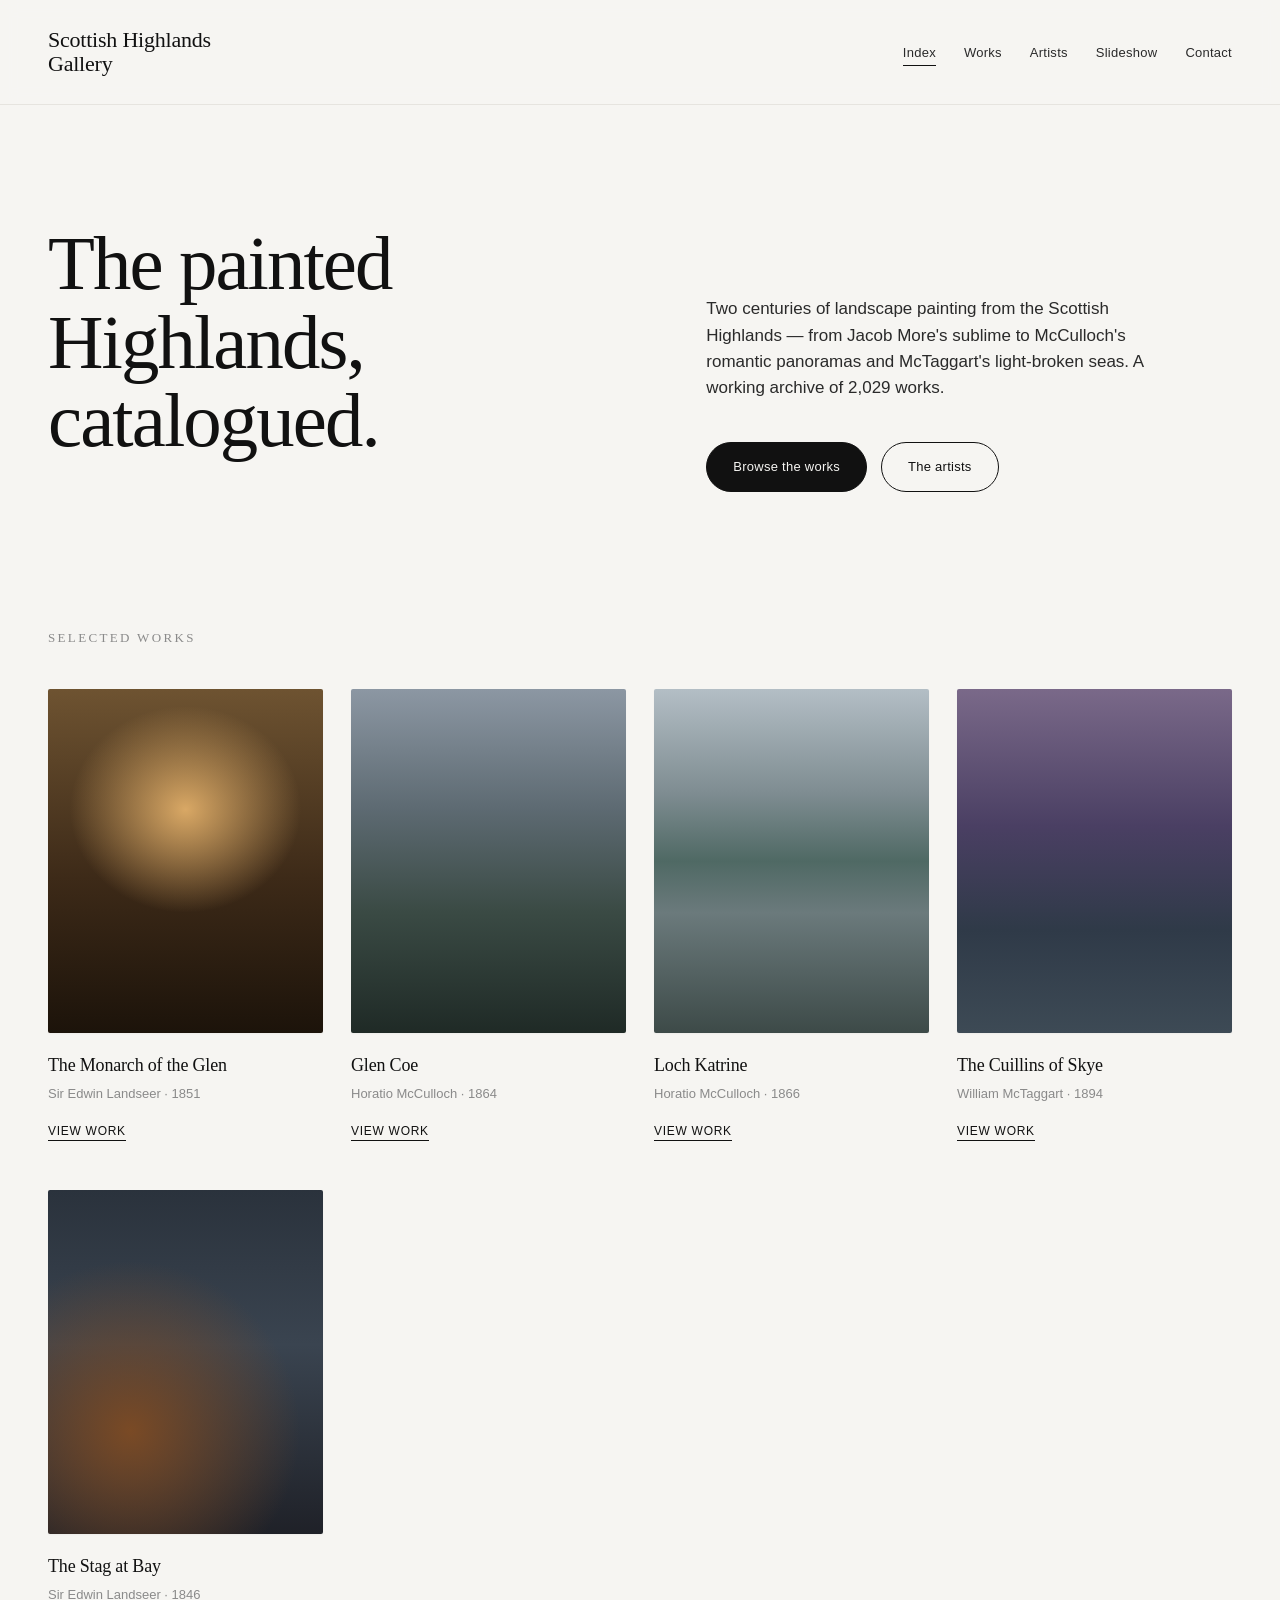
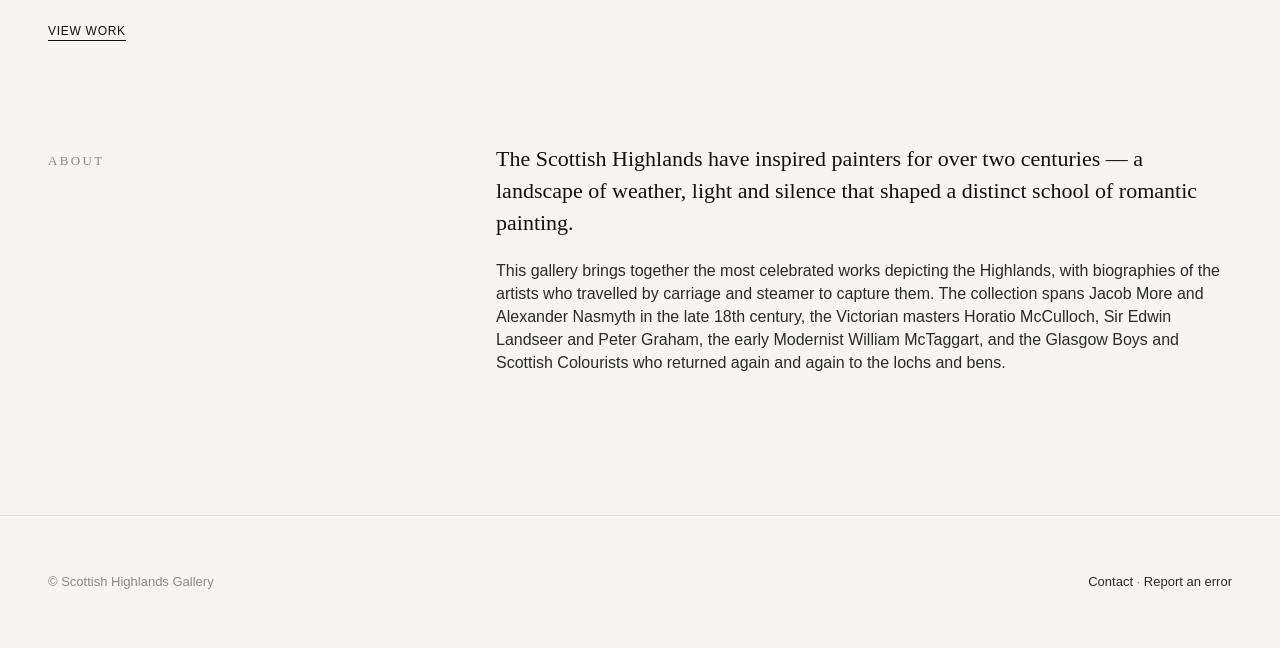
<file: gallery/index.html>
<!DOCTYPE html>
<html lang="en">
<head>
<meta charset="UTF-8">
<meta name="viewport" content="width=device-width, initial-scale=1.0">
<title>Scottish Highlands Gallery</title>
<link rel="stylesheet" href="css/style.css">
</head>
<body>
<header class="site-header">
  <div class="brand">
    <h1><a href="index.html">Scottish Highlands<br>Gallery</a></h1>
  </div>
  <nav class="main-nav">
    <ul>
      <li><a href="index.html" class="active">Index</a></li>
      <li><a href="the-complete-works.html">Works</a></li>
      <li><a href="biography.html">Artists</a></li>
      <li><a href="slideshow.html">Slideshow</a></li>
      <li><a href="contact.html">Contact</a></li>
    </ul>
  </nav>
</header>

<section class="hero">
  <div class="hero-inner">
    <div>
      <h2>The painted Highlands, catalogued.</h2>
    </div>
    <div>
      <p>Two centuries of landscape painting from the Scottish Highlands &mdash; from Jacob More's sublime to McCulloch's romantic panoramas and McTaggart's light-broken seas. A working archive of 2,029 works.</p>
      <div class="hero-actions">
        <a class="btn btn-primary" href="the-complete-works.html">Browse the works</a>
        <a class="btn btn-ghost" href="biography.html">The artists</a>
      </div>
    </div>
  </div>
</section>

<section class="featured">
  <h3 class="section-title">Selected works</h3>
  <div class="featured-grid">
    <article class="featured-card">
      <div class="painting painting-monarch"><span class="painting-label">Sir Edwin Landseer &middot; 1851</span></div>
      <h4>The Monarch of the Glen</h4>
      <p>Sir Edwin Landseer &middot; 1851</p>
      <a href="the-complete-works.html">View work</a>
    </article>
    <article class="featured-card">
      <div class="painting painting-glencoe"><span class="painting-label">Horatio McCulloch &middot; 1864</span></div>
      <h4>Glen Coe</h4>
      <p>Horatio McCulloch &middot; 1864</p>
      <a href="the-complete-works.html">View work</a>
    </article>
    <article class="featured-card">
      <div class="painting painting-loch-katrine"><span class="painting-label">Horatio McCulloch &middot; 1866</span></div>
      <h4>Loch Katrine</h4>
      <p>Horatio McCulloch &middot; 1866</p>
      <a href="the-complete-works.html">View work</a>
    </article>
    <article class="featured-card">
      <div class="painting painting-skye"><span class="painting-label">William McTaggart &middot; 1894</span></div>
      <h4>The Cuillins of Skye</h4>
      <p>William McTaggart &middot; 1894</p>
      <a href="the-complete-works.html">View work</a>
    </article>
    <article class="featured-card">
      <div class="painting painting-stag-bay"><span class="painting-label">Sir Edwin Landseer &middot; 1846</span></div>
      <h4>The Stag at Bay</h4>
      <p>Sir Edwin Landseer &middot; 1846</p>
      <a href="the-complete-works.html">View work</a>
    </article>
  </div>
</section>

<section class="intro">
  <h3 class="section-title">About</h3>
  <div class="intro-body">
    <p>The Scottish Highlands have inspired painters for over two centuries &mdash; a landscape of weather, light and silence that shaped a distinct school of romantic painting.</p>
    <p>This gallery brings together the most celebrated works depicting the Highlands, with biographies of the artists who travelled by carriage and steamer to capture them. The collection spans Jacob More and Alexander Nasmyth in the late 18th century, the Victorian masters Horatio McCulloch, Sir Edwin Landseer and Peter Graham, the early Modernist William McTaggart, and the Glasgow Boys and Scottish Colourists who returned again and again to the lochs and bens.</p>
  </div>
</section>

<footer class="site-footer">
  <p>&copy; Scottish Highlands Gallery</p>
  <p><a href="contact.html">Contact</a> &middot; <a href="contact.html">Report an error</a></p>
</footer>
</body>
</html>
</file>
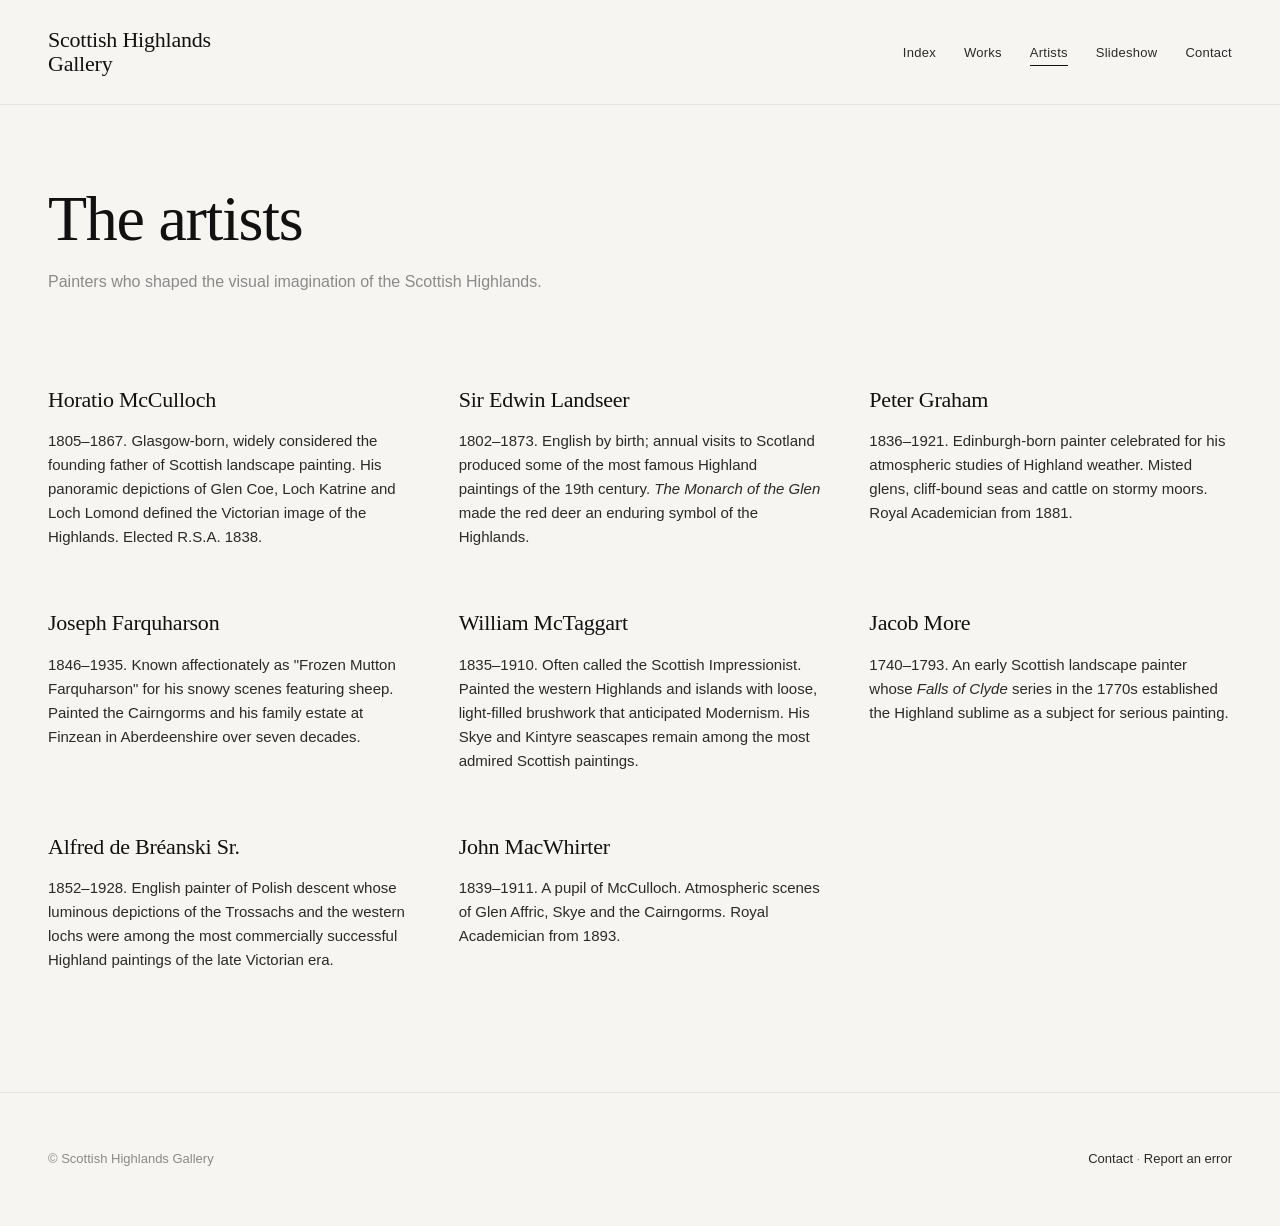
<file: gallery/biography.html>
<!DOCTYPE html>
<html lang="en">
<head>
<meta charset="UTF-8">
<meta name="viewport" content="width=device-width, initial-scale=1.0">
<title>Artists &mdash; Scottish Highlands Gallery</title>
<link rel="stylesheet" href="css/style.css">
</head>
<body>
<header class="site-header">
  <div class="brand">
    <h1><a href="index.html">Scottish Highlands<br>Gallery</a></h1>
  </div>
  <nav class="main-nav">
    <ul>
      <li><a href="index.html">Index</a></li>
      <li><a href="the-complete-works.html">Works</a></li>
      <li><a href="biography.html" class="active">Artists</a></li>
      <li><a href="slideshow.html">Slideshow</a></li>
      <li><a href="contact.html">Contact</a></li>
    </ul>
  </nav>
</header>

<section class="works-header">
  <h2>The artists</h2>
  <p>Painters who shaped the visual imagination of the Scottish Highlands.</p>
</section>

<section class="bio-list">
  <article class="bio">
    <h3>Horatio McCulloch</h3>
    <p>1805&ndash;1867. Glasgow-born, widely considered the founding father of Scottish landscape painting. His panoramic depictions of Glen Coe, Loch Katrine and Loch Lomond defined the Victorian image of the Highlands. Elected R.S.A. 1838.</p>
  </article>
  <article class="bio">
    <h3>Sir Edwin Landseer</h3>
    <p>1802&ndash;1873. English by birth; annual visits to Scotland produced some of the most famous Highland paintings of the 19th century. <em>The Monarch of the Glen</em> made the red deer an enduring symbol of the Highlands.</p>
  </article>
  <article class="bio">
    <h3>Peter Graham</h3>
    <p>1836&ndash;1921. Edinburgh-born painter celebrated for his atmospheric studies of Highland weather. Misted glens, cliff-bound seas and cattle on stormy moors. Royal Academician from 1881.</p>
  </article>
  <article class="bio">
    <h3>Joseph Farquharson</h3>
    <p>1846&ndash;1935. Known affectionately as "Frozen Mutton Farquharson" for his snowy scenes featuring sheep. Painted the Cairngorms and his family estate at Finzean in Aberdeenshire over seven decades.</p>
  </article>
  <article class="bio">
    <h3>William McTaggart</h3>
    <p>1835&ndash;1910. Often called the Scottish Impressionist. Painted the western Highlands and islands with loose, light-filled brushwork that anticipated Modernism. His Skye and Kintyre seascapes remain among the most admired Scottish paintings.</p>
  </article>
  <article class="bio">
    <h3>Jacob More</h3>
    <p>1740&ndash;1793. An early Scottish landscape painter whose <em>Falls of Clyde</em> series in the 1770s established the Highland sublime as a subject for serious painting.</p>
  </article>
  <article class="bio">
    <h3>Alfred de Br&eacute;anski Sr.</h3>
    <p>1852&ndash;1928. English painter of Polish descent whose luminous depictions of the Trossachs and the western lochs were among the most commercially successful Highland paintings of the late Victorian era.</p>
  </article>
  <article class="bio">
    <h3>John MacWhirter</h3>
    <p>1839&ndash;1911. A pupil of McCulloch. Atmospheric scenes of Glen Affric, Skye and the Cairngorms. Royal Academician from 1893.</p>
  </article>
</section>

<footer class="site-footer">
  <p>&copy; Scottish Highlands Gallery</p>
  <p><a href="contact.html">Contact</a> &middot; <a href="contact.html">Report an error</a></p>
</footer>
</body>
</html>
</file>
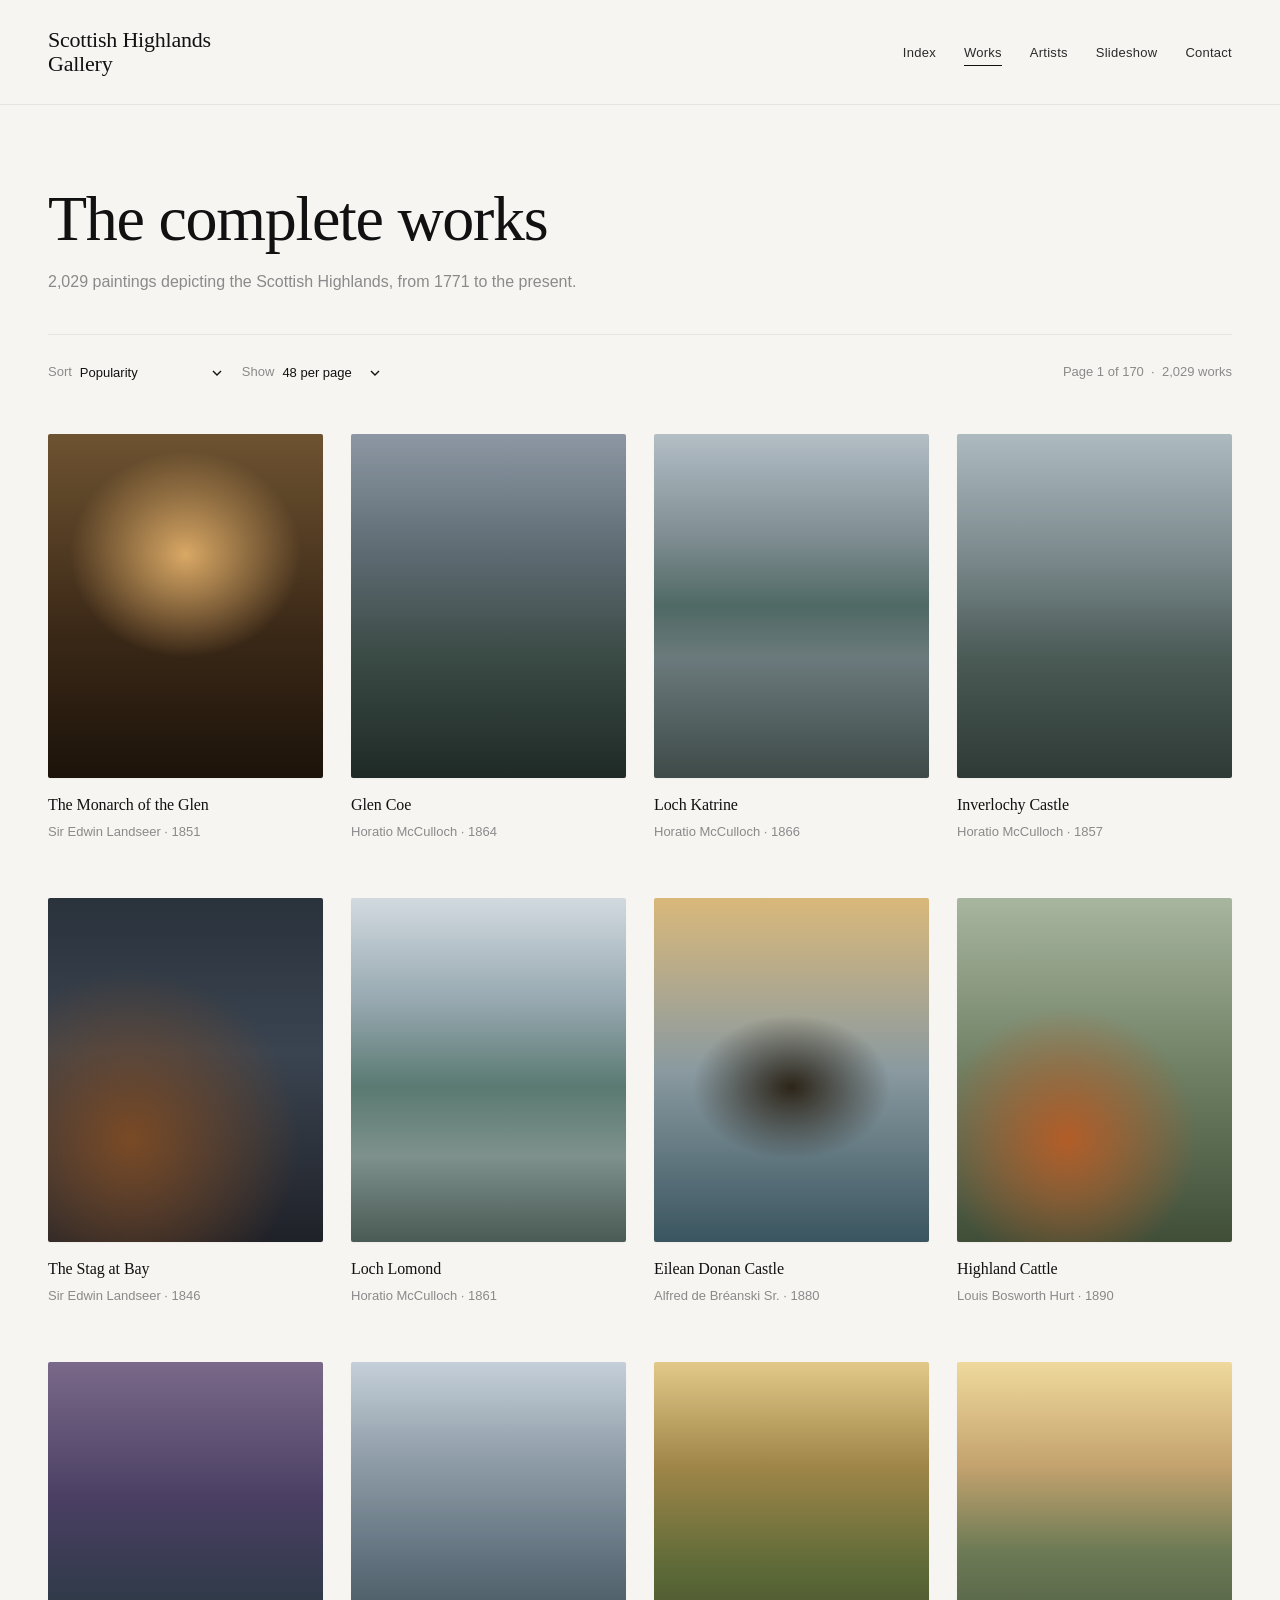
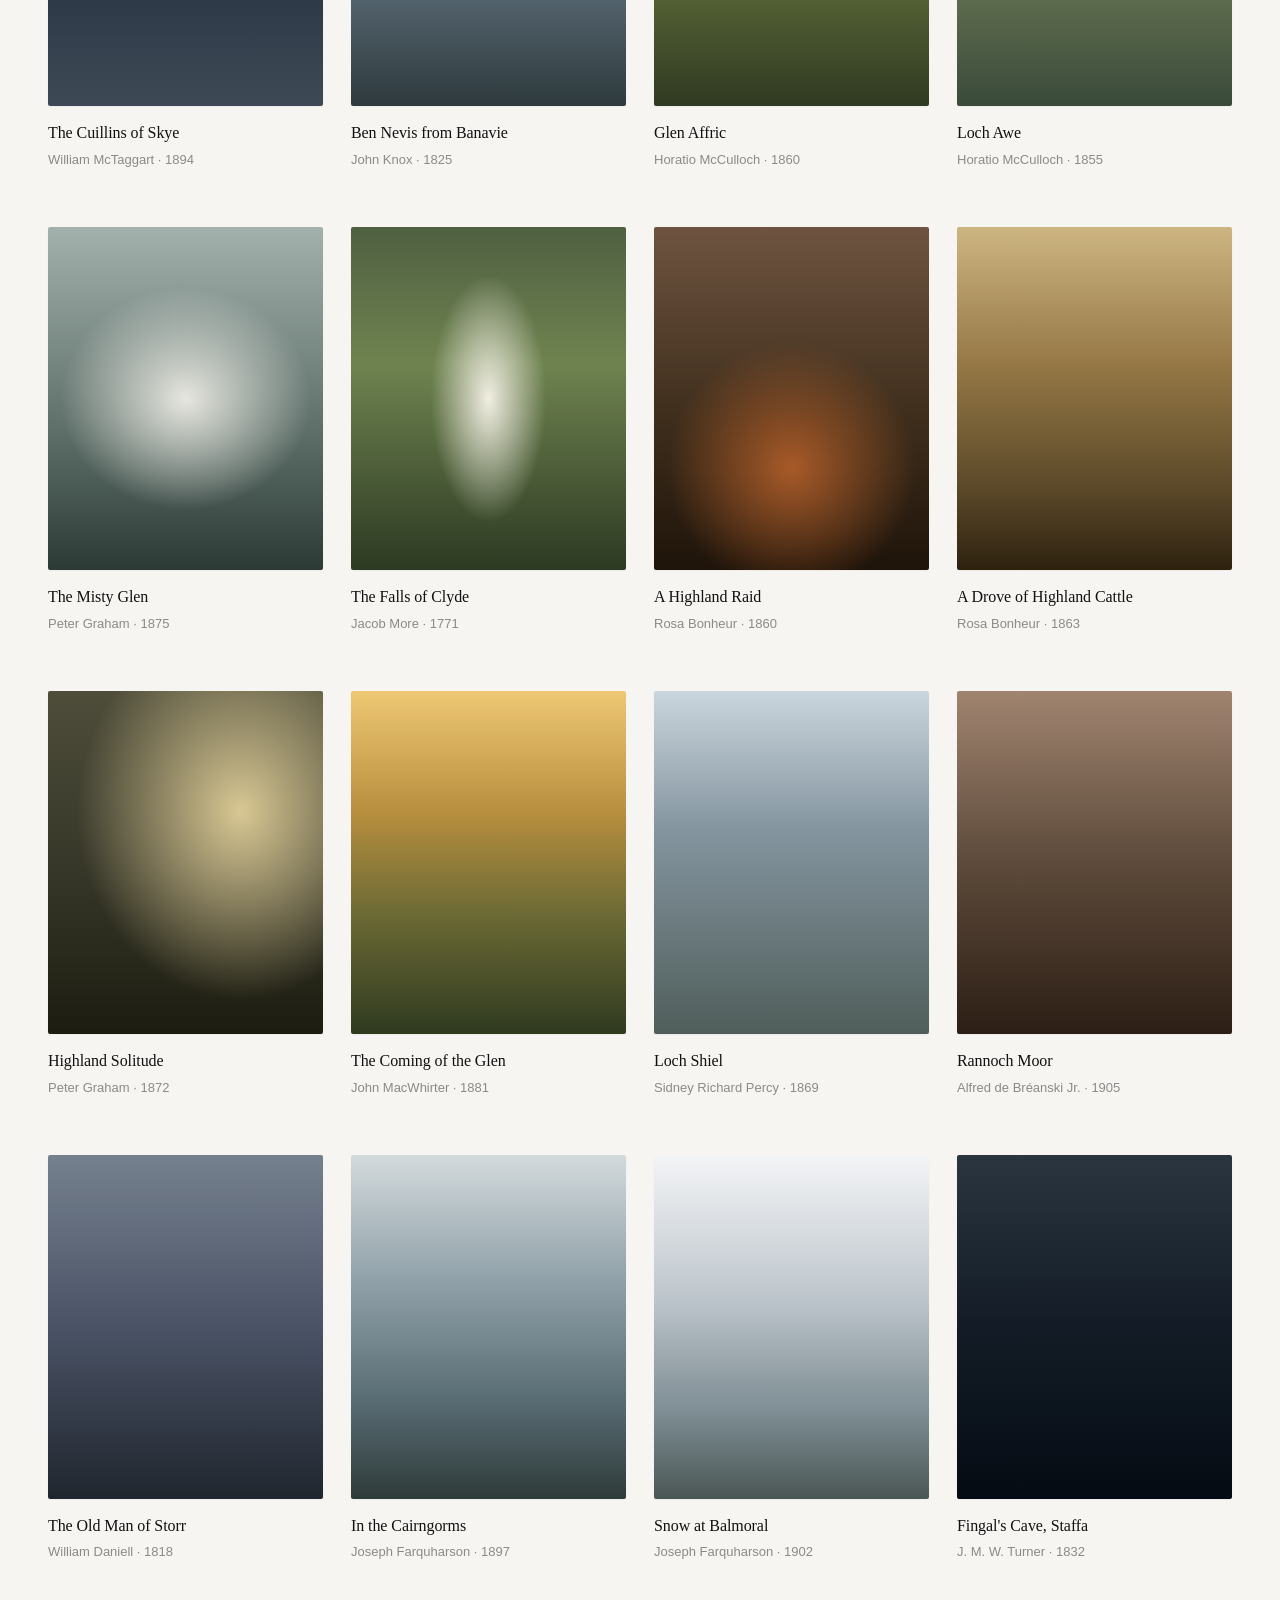
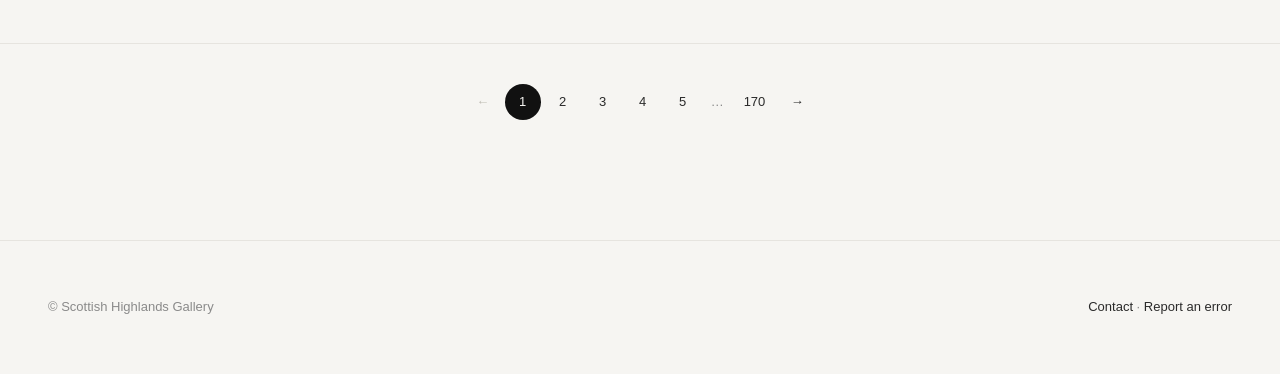
<file: gallery/the-complete-works.html>
<!DOCTYPE html>
<html lang="en">
<head>
<meta charset="UTF-8">
<meta name="viewport" content="width=device-width, initial-scale=1.0">
<title>The Complete Works &mdash; Scottish Highlands Gallery</title>
<link rel="stylesheet" href="css/style.css">
</head>
<body>
<header class="site-header">
  <div class="brand">
    <h1><a href="index.html">Scottish Highlands<br>Gallery</a></h1>
  </div>
  <nav class="main-nav">
    <ul>
      <li><a href="index.html">Index</a></li>
      <li><a href="the-complete-works.html" class="active">Works</a></li>
      <li><a href="biography.html">Artists</a></li>
      <li><a href="slideshow.html">Slideshow</a></li>
      <li><a href="contact.html">Contact</a></li>
    </ul>
  </nav>
</header>

<section class="works-header">
  <h2>The complete works</h2>
  <p>2,029 paintings depicting the Scottish Highlands, from 1771 to the present.</p>
  <div class="works-controls">
    <div class="control">
      <label for="sort">Sort</label>
      <select id="sort">
        <option>Popularity</option>
        <option>Alphabetical</option>
        <option>Date &mdash; oldest first</option>
        <option>Date &mdash; newest first</option>
        <option>Artist</option>
      </select>
    </div>
    <div class="control">
      <label for="per-page">Show</label>
      <select id="per-page">
        <option>12 per page</option>
        <option>24 per page</option>
        <option selected>48 per page</option>
        <option>96 per page</option>
      </select>
    </div>
    <div class="control page-info">
      Page 1 of 170 &nbsp;&middot;&nbsp; 2,029 works
    </div>
  </div>
</section>

<section class="works-grid">
  <article class="work">
    <div class="painting painting-monarch"><span class="painting-label">Sir Edwin Landseer &middot; 1851</span></div>
    <a href="#" class="work-title">The Monarch of the Glen</a>
    <p class="work-meta">Sir Edwin Landseer &middot; 1851</p>
  </article>
  <article class="work">
    <div class="painting painting-glencoe"><span class="painting-label">Horatio McCulloch &middot; 1864</span></div>
    <a href="#" class="work-title">Glen Coe</a>
    <p class="work-meta">Horatio McCulloch &middot; 1864</p>
  </article>
  <article class="work">
    <div class="painting painting-loch-katrine"><span class="painting-label">Horatio McCulloch &middot; 1866</span></div>
    <a href="#" class="work-title">Loch Katrine</a>
    <p class="work-meta">Horatio McCulloch &middot; 1866</p>
  </article>
  <article class="work">
    <div class="painting painting-inverlochy"><span class="painting-label">Horatio McCulloch &middot; 1857</span></div>
    <a href="#" class="work-title">Inverlochy Castle</a>
    <p class="work-meta">Horatio McCulloch &middot; 1857</p>
  </article>
  <article class="work">
    <div class="painting painting-stag-bay"><span class="painting-label">Sir Edwin Landseer &middot; 1846</span></div>
    <a href="#" class="work-title">The Stag at Bay</a>
    <p class="work-meta">Sir Edwin Landseer &middot; 1846</p>
  </article>
  <article class="work">
    <div class="painting painting-loch-lomond"><span class="painting-label">Horatio McCulloch &middot; 1861</span></div>
    <a href="#" class="work-title">Loch Lomond</a>
    <p class="work-meta">Horatio McCulloch &middot; 1861</p>
  </article>
  <article class="work">
    <div class="painting painting-eilean-donan"><span class="painting-label">Alfred de Br&eacute;anski Sr. &middot; 1880</span></div>
    <a href="#" class="work-title">Eilean Donan Castle</a>
    <p class="work-meta">Alfred de Br&eacute;anski Sr. &middot; 1880</p>
  </article>
  <article class="work">
    <div class="painting painting-highland-cattle"><span class="painting-label">Louis Bosworth Hurt &middot; 1890</span></div>
    <a href="#" class="work-title">Highland Cattle</a>
    <p class="work-meta">Louis Bosworth Hurt &middot; 1890</p>
  </article>
  <article class="work">
    <div class="painting painting-skye"><span class="painting-label">William McTaggart &middot; 1894</span></div>
    <a href="#" class="work-title">The Cuillins of Skye</a>
    <p class="work-meta">William McTaggart &middot; 1894</p>
  </article>
  <article class="work">
    <div class="painting painting-ben-nevis"><span class="painting-label">John Knox &middot; 1825</span></div>
    <a href="#" class="work-title">Ben Nevis from Banavie</a>
    <p class="work-meta">John Knox &middot; 1825</p>
  </article>
  <article class="work">
    <div class="painting painting-glen-affric"><span class="painting-label">Horatio McCulloch &middot; 1860</span></div>
    <a href="#" class="work-title">Glen Affric</a>
    <p class="work-meta">Horatio McCulloch &middot; 1860</p>
  </article>
  <article class="work">
    <div class="painting painting-loch-awe"><span class="painting-label">Horatio McCulloch &middot; 1855</span></div>
    <a href="#" class="work-title">Loch Awe</a>
    <p class="work-meta">Horatio McCulloch &middot; 1855</p>
  </article>
  <article class="work">
    <div class="painting painting-misty-glen"><span class="painting-label">Peter Graham &middot; 1875</span></div>
    <a href="#" class="work-title">The Misty Glen</a>
    <p class="work-meta">Peter Graham &middot; 1875</p>
  </article>
  <article class="work">
    <div class="painting painting-falls-clyde"><span class="painting-label">Jacob More &middot; 1771</span></div>
    <a href="#" class="work-title">The Falls of Clyde</a>
    <p class="work-meta">Jacob More &middot; 1771</p>
  </article>
  <article class="work">
    <div class="painting painting-highland-raid"><span class="painting-label">Rosa Bonheur &middot; 1860</span></div>
    <a href="#" class="work-title">A Highland Raid</a>
    <p class="work-meta">Rosa Bonheur &middot; 1860</p>
  </article>
  <article class="work">
    <div class="painting painting-drove-cattle"><span class="painting-label">Rosa Bonheur &middot; 1863</span></div>
    <a href="#" class="work-title">A Drove of Highland Cattle</a>
    <p class="work-meta">Rosa Bonheur &middot; 1863</p>
  </article>
  <article class="work">
    <div class="painting painting-solitude"><span class="painting-label">Peter Graham &middot; 1872</span></div>
    <a href="#" class="work-title">Highland Solitude</a>
    <p class="work-meta">Peter Graham &middot; 1872</p>
  </article>
  <article class="work">
    <div class="painting painting-coming-glen"><span class="painting-label">John MacWhirter &middot; 1881</span></div>
    <a href="#" class="work-title">The Coming of the Glen</a>
    <p class="work-meta">John MacWhirter &middot; 1881</p>
  </article>
  <article class="work">
    <div class="painting painting-loch-shiel"><span class="painting-label">Sidney Richard Percy &middot; 1869</span></div>
    <a href="#" class="work-title">Loch Shiel</a>
    <p class="work-meta">Sidney Richard Percy &middot; 1869</p>
  </article>
  <article class="work">
    <div class="painting painting-rannoch"><span class="painting-label">Alfred de Br&eacute;anski Jr. &middot; 1905</span></div>
    <a href="#" class="work-title">Rannoch Moor</a>
    <p class="work-meta">Alfred de Br&eacute;anski Jr. &middot; 1905</p>
  </article>
  <article class="work">
    <div class="painting painting-storr"><span class="painting-label">William Daniell &middot; 1818</span></div>
    <a href="#" class="work-title">The Old Man of Storr</a>
    <p class="work-meta">William Daniell &middot; 1818</p>
  </article>
  <article class="work">
    <div class="painting painting-cairngorms"><span class="painting-label">Joseph Farquharson &middot; 1897</span></div>
    <a href="#" class="work-title">In the Cairngorms</a>
    <p class="work-meta">Joseph Farquharson &middot; 1897</p>
  </article>
  <article class="work">
    <div class="painting painting-snow-balmoral"><span class="painting-label">Joseph Farquharson &middot; 1902</span></div>
    <a href="#" class="work-title">Snow at Balmoral</a>
    <p class="work-meta">Joseph Farquharson &middot; 1902</p>
  </article>
  <article class="work">
    <div class="painting painting-fingal"><span class="painting-label">J. M. W. Turner &middot; 1832</span></div>
    <a href="#" class="work-title">Fingal's Cave, Staffa</a>
    <p class="work-meta">J. M. W. Turner &middot; 1832</p>
  </article>
</section>

<nav class="pagination">
  <a href="#" class="page-link disabled">&larr;</a>
  <a href="#" class="page-link current">1</a>
  <a href="#" class="page-link">2</a>
  <a href="#" class="page-link">3</a>
  <a href="#" class="page-link">4</a>
  <a href="#" class="page-link">5</a>
  <span class="ellipsis">&hellip;</span>
  <a href="#" class="page-link">170</a>
  <a href="#" class="page-link">&rarr;</a>
</nav>

<footer class="site-footer">
  <p>&copy; Scottish Highlands Gallery</p>
  <p><a href="contact.html">Contact</a> &middot; <a href="contact.html">Report an error</a></p>
</footer>
</body>
</html>
</file>
<file: gallery/css/style.css>
:root {
  --bg: #f6f5f2;
  --paper: #ffffff;
  --ink: #111111;
  --ink-soft: #2a2a2a;
  --muted: #8a8a8a;
  --rule: #e6e4df;
  --accent: #111111;
  --hover: #4a6a4f;
  --display: 'Inter', 'Helvetica Neue', Helvetica, Arial, sans-serif;
  --body: 'Inter', 'Helvetica Neue', Helvetica, Arial, sans-serif;
}

@import url('https://fonts.googleapis.com/css2?family=Inter:wght@300;400;500;600;700&family=Fraunces:opsz,wght@9..144,300;9..144,400;9..144,500&display=swap');

* { box-sizing: border-box; }

html, body {
  margin: 0;
  padding: 0;
  background: var(--bg);
  color: var(--ink);
  font-family: 'Inter', 'Helvetica Neue', Helvetica, Arial, sans-serif;
  font-weight: 400;
  line-height: 1.6;
  -webkit-font-smoothing: antialiased;
  -moz-osx-font-smoothing: grayscale;
}

a {
  color: var(--ink);
  text-decoration: none;
  transition: color 0.2s ease, opacity 0.2s ease;
}
a:hover { color: var(--hover); }

img { max-width: 100%; display: block; }

/* Header */
.site-header {
  background: var(--bg);
  padding: 28px 48px;
  display: flex;
  align-items: center;
  justify-content: space-between;
  gap: 32px;
  border-bottom: 1px solid var(--rule);
  position: sticky;
  top: 0;
  z-index: 50;
  backdrop-filter: blur(8px);
  background: rgba(246, 245, 242, 0.85);
}

.brand h1 {
  margin: 0;
  font-family: 'Fraunces', Georgia, serif;
  font-weight: 400;
  font-size: 22px;
  letter-spacing: -0.01em;
  line-height: 1.1;
}

.brand h1 a { color: var(--ink); }

.brand .tagline {
  display: none;
}

.main-nav ul {
  list-style: none;
  margin: 0;
  padding: 0;
  display: flex;
  gap: 28px;
  flex-wrap: wrap;
}

.main-nav a {
  font-size: 13px;
  font-weight: 500;
  letter-spacing: 0.02em;
  color: var(--ink-soft);
  position: relative;
}

.main-nav a:hover { color: var(--ink); }

.main-nav a.active::after {
  content: "";
  position: absolute;
  left: 0; right: 0; bottom: -6px;
  height: 1px;
  background: var(--ink);
}

/* Hero */
.hero {
  padding: 120px 48px 96px 48px;
  background: var(--bg);
  position: relative;
}

.hero-inner {
  max-width: 1280px;
  margin: 0 auto;
  display: grid;
  grid-template-columns: 1.1fr 1fr;
  gap: 80px;
  align-items: end;
}

.hero h2 {
  font-family: 'Fraunces', Georgia, serif;
  font-weight: 300;
  font-size: clamp(40px, 6vw, 84px);
  line-height: 1.02;
  letter-spacing: -0.025em;
  margin: 0 0 32px 0;
  color: var(--ink);
}

.hero p {
  font-size: 17px;
  color: var(--ink-soft);
  margin: 0 0 40px 0;
  max-width: 460px;
  line-height: 1.55;
}

.hero-actions {
  display: flex;
  gap: 14px;
  flex-wrap: wrap;
}

.btn {
  display: inline-flex;
  align-items: center;
  padding: 14px 26px;
  font-size: 13px;
  font-weight: 500;
  letter-spacing: 0.02em;
  border-radius: 999px;
  border: 1px solid var(--ink);
  transition: all 0.2s ease;
  cursor: pointer;
}
.btn:hover { text-decoration: none; }
.btn-primary {
  background: var(--ink);
  color: var(--bg);
}
.btn-primary:hover { background: var(--hover); border-color: var(--hover); color: #fff; }
.btn-ghost { background: transparent; color: var(--ink); }
.btn-ghost:hover { background: var(--ink); color: var(--bg); }

/* Section titles */
.section-title {
  font-family: 'Fraunces', Georgia, serif;
  font-weight: 400;
  font-size: 13px;
  text-transform: uppercase;
  letter-spacing: 0.18em;
  color: var(--muted);
  margin: 0 0 40px 0;
}

.featured, .intro, .works-header, .works-grid, .bio-list {
  max-width: 1280px;
  margin: 0 auto;
  padding: 0 48px;
}

/* Featured */
.featured {
  padding-top: 40px;
  padding-bottom: 100px;
}

.featured-grid {
  display: grid;
  grid-template-columns: repeat(auto-fit, minmax(240px, 1fr));
  gap: 48px 28px;
}

.featured-card {
  text-align: left;
}

.featured-card h4 {
  margin: 18px 0 4px 0;
  font-family: 'Fraunces', Georgia, serif;
  font-size: 18px;
  font-weight: 400;
  letter-spacing: -0.01em;
  color: var(--ink);
}

.featured-card p {
  margin: 0 0 12px 0;
  color: var(--muted);
  font-size: 13px;
}

.featured-card a {
  font-size: 12px;
  font-weight: 500;
  letter-spacing: 0.06em;
  text-transform: uppercase;
  color: var(--ink);
  border-bottom: 1px solid var(--ink);
  padding-bottom: 2px;
}

/* Intro */
.intro {
  padding-bottom: 120px;
  display: grid;
  grid-template-columns: 1fr 2fr;
  gap: 80px;
  align-items: start;
}

.intro .section-title { margin: 8px 0 0 0; }

.intro-body p {
  font-family: 'Fraunces', Georgia, serif;
  font-weight: 300;
  font-size: 22px;
  line-height: 1.45;
  color: var(--ink);
  margin: 0 0 20px 0;
}

.intro-body p:last-child {
  font-size: 16px;
  font-family: 'Inter', sans-serif;
  color: var(--ink-soft);
}

/* Works header */
.works-header {
  padding-top: 80px;
  padding-bottom: 48px;
}

.works-header h2 {
  font-family: 'Fraunces', Georgia, serif;
  font-weight: 300;
  font-size: clamp(36px, 5vw, 64px);
  line-height: 1.05;
  letter-spacing: -0.02em;
  margin: 0 0 16px 0;
}

.works-header > p {
  margin: 0 0 40px 0;
  color: var(--muted);
  font-size: 16px;
  max-width: 540px;
}

.works-controls {
  display: flex;
  flex-wrap: wrap;
  gap: 20px;
  align-items: center;
  padding-top: 24px;
  border-top: 1px solid var(--rule);
  font-size: 13px;
}

.works-controls .control {
  display: flex;
  align-items: center;
  gap: 8px;
  color: var(--muted);
}

.works-controls select {
  font-family: inherit;
  font-size: 13px;
  padding: 6px 28px 6px 0;
  border: none;
  background: transparent;
  color: var(--ink);
  appearance: none;
  background-image: url("data:image/svg+xml;utf8,<svg xmlns='http://www.w3.org/2000/svg' width='10' height='6' viewBox='0 0 10 6'><path fill='none' stroke='%23111' stroke-width='1.4' d='M1 1l4 4 4-4'/></svg>");
  background-repeat: no-repeat;
  background-position: right center;
  cursor: pointer;
}

.page-info {
  margin-left: auto;
  color: var(--muted);
}

/* Works grid */
.works-grid {
  display: grid;
  grid-template-columns: repeat(auto-fill, minmax(240px, 1fr));
  gap: 56px 28px;
  padding-bottom: 80px;
}

.work {
  text-align: left;
}

.work-title {
  display: block;
  margin-top: 14px;
  font-family: 'Fraunces', Georgia, serif;
  font-size: 16px;
  font-weight: 400;
  letter-spacing: -0.005em;
  color: var(--ink);
}

.work-meta {
  margin: 4px 0 0 0;
  color: var(--muted);
  font-size: 13px;
}

/* Painting placeholders — clean, frameless, modern */
.painting {
  width: 100%;
  aspect-ratio: 4 / 5;
  position: relative;
  overflow: hidden;
  border-radius: 2px;
  box-shadow: 0 1px 2px rgba(0,0,0,0.04);
  transition: transform 0.4s cubic-bezier(0.2, 0.7, 0.2, 1), box-shadow 0.4s ease;
}

.work .painting:hover,
.featured-card .painting:hover {
  transform: translateY(-4px);
  box-shadow: 0 16px 40px rgba(0,0,0,0.12);
}

.painting-label {
  position: absolute;
  left: 16px;
  bottom: 16px;
  right: 16px;
  color: rgba(255,255,255,0.92);
  font-family: 'Fraunces', Georgia, serif;
  font-weight: 300;
  font-size: 13px;
  letter-spacing: 0.02em;
  text-shadow: 0 1px 8px rgba(0,0,0,0.4);
  opacity: 0;
  transform: translateY(6px);
  transition: opacity 0.3s ease, transform 0.3s ease;
}

.painting:hover .painting-label {
  opacity: 1;
  transform: translateY(0);
}

/* Modernised painting gradients — flatter, more saturated, atmospheric */
.painting-monarch {
  background:
    radial-gradient(ellipse 70% 50% at 50% 35%, #d9a865 0%, transparent 60%),
    linear-gradient(180deg, #6e5331 0%, #3d2a18 55%, #1c130a 100%);
}
.painting-glencoe {
  background:
    linear-gradient(180deg, #8c97a3 0%, #5d6a72 35%, #3a4a44 65%, #1f2a26 100%);
}
.painting-loch-katrine {
  background:
    linear-gradient(180deg, #b3bec5 0%, #7f8d92 30%, #4f6964 50%, #6b7a7c 65%, #3d4a48 100%);
}
.painting-inverlochy {
  background:
    linear-gradient(180deg, #adbac0 0%, #7c8a8e 35%, #4a5a55 65%, #2e3a36 100%);
}
.painting-stag-bay {
  background:
    radial-gradient(circle at 30% 70%, #7a4a25 0%, transparent 55%),
    linear-gradient(180deg, #2a323c 0%, #3a4450 45%, #1f2128 100%);
}
.painting-loch-lomond {
  background:
    linear-gradient(180deg, #d2dae0 0%, #97a8b0 30%, #5a7a72 55%, #7e918c 75%, #4a5a55 100%);
}
.painting-eilean-donan {
  background:
    radial-gradient(ellipse 60% 35% at 50% 55%, #2c2418 0%, transparent 60%),
    linear-gradient(180deg, #d9b87a 0%, #8a9aa0 50%, #3a5560 100%);
}
.painting-highland-cattle {
  background:
    radial-gradient(circle at 40% 70%, #b35d28 0%, transparent 45%),
    linear-gradient(180deg, #a8b59f 0%, #6f8064 50%, #404e38 100%);
}
.painting-skye {
  background:
    linear-gradient(180deg, #7a6989 0%, #4a3f63 40%, #2f3a48 70%, #3d4a55 100%);
}
.painting-ben-nevis {
  background:
    linear-gradient(180deg, #c4cfd9 0%, #8c9aa5 30%, #5d6e7a 60%, #2e3a3d 100%);
}
.painting-glen-affric {
  background:
    linear-gradient(180deg, #e2c889 0%, #a08648 30%, #5d6a38 60%, #2f3a22 100%);
}
.painting-loch-awe {
  background:
    linear-gradient(180deg, #efd99c 0%, #c4a36e 30%, #6c7a55 55%, #3a4a3a 100%);
}
.painting-misty-glen {
  background:
    radial-gradient(ellipse 70% 50% at 50% 50%, #e6e6df 0%, transparent 65%),
    linear-gradient(180deg, #a3b1ad 0%, #5d6e68 60%, #2c3a36 100%);
}
.painting-falls-clyde {
  background:
    radial-gradient(ellipse 35% 60% at 50% 50%, #f0eee2 0%, transparent 60%),
    linear-gradient(180deg, #4f6041 0%, #6f8350 40%, #2c3a22 100%);
}
.painting-highland-raid {
  background:
    radial-gradient(circle at 50% 70%, #a85a28 0%, transparent 45%),
    linear-gradient(180deg, #6e5440 0%, #3f2e1c 55%, #1f140a 100%);
}
.painting-drove-cattle {
  background:
    linear-gradient(180deg, #cdb582 0%, #957845 40%, #5d4a2a 75%, #2e220f 100%);
}
.painting-solitude {
  background:
    radial-gradient(ellipse at 70% 35%, #d9c894 0%, transparent 60%),
    linear-gradient(180deg, #4e4d3a 0%, #38382a 50%, #1c1c10 100%);
}
.painting-coming-glen {
  background:
    linear-gradient(180deg, #efc874 0%, #b88f3e 35%, #6c6a35 65%, #2f3a1f 100%);
}
.painting-loch-shiel {
  background:
    linear-gradient(180deg, #cad6dd 0%, #8595a0 40%, #4f5e5a 100%);
}
.painting-rannoch {
  background:
    linear-gradient(180deg, #a08470 0%, #5d4a3a 50%, #2c1e15 100%);
}
.painting-storr {
  background:
    linear-gradient(180deg, #75808e 0%, #4a5366 50%, #20262e 100%);
}
.painting-cairngorms {
  background:
    linear-gradient(180deg, #d3dadc 0%, #93a3ab 35%, #5a6e76 70%, #2e3a39 100%);
}
.painting-snow-balmoral {
  background:
    linear-gradient(180deg, #f3f4f6 0%, #c0c8ce 40%, #7d8d93 75%, #4a5654 100%);
}
.painting-fingal {
  background:
    linear-gradient(180deg, #2a3540 0%, #131c26 50%, #050b13 100%);
}

/* Pagination */
.pagination {
  max-width: 1280px;
  margin: 0 auto 120px auto;
  padding: 40px 48px 0;
  display: flex;
  flex-wrap: wrap;
  gap: 4px;
  justify-content: center;
  align-items: center;
  border-top: 1px solid var(--rule);
}

.page-link {
  display: inline-flex;
  align-items: center;
  justify-content: center;
  min-width: 36px;
  height: 36px;
  padding: 0 10px;
  font-size: 13px;
  border-radius: 999px;
  color: var(--ink-soft);
}

.page-link:hover {
  background: var(--ink);
  color: var(--bg);
  text-decoration: none;
}

.page-link.current {
  background: var(--ink);
  color: var(--bg);
}

.page-link.disabled {
  color: #c0bdb5;
  pointer-events: none;
}

.ellipsis {
  padding: 0 6px;
  color: var(--muted);
  font-size: 13px;
}

/* Biography list */
.bio-list {
  padding-bottom: 120px;
  display: grid;
  grid-template-columns: repeat(auto-fit, minmax(320px, 1fr));
  gap: 56px 48px;
}
.bio {
  padding: 0;
}
.bio h3 {
  margin: 0 0 12px 0;
  font-family: 'Fraunces', Georgia, serif;
  font-weight: 400;
  font-size: 22px;
  letter-spacing: -0.01em;
  color: var(--ink);
}
.bio p {
  margin: 0;
  color: var(--ink-soft);
  font-size: 15px;
  line-height: 1.6;
}

/* Footer */
.site-footer {
  border-top: 1px solid var(--rule);
  background: var(--bg);
  padding: 56px 48px;
  font-size: 13px;
  color: var(--muted);
  display: flex;
  justify-content: space-between;
  flex-wrap: wrap;
  gap: 12px;
}
.site-footer p { margin: 0; }
.site-footer a { color: var(--ink-soft); }
.site-footer a:hover { color: var(--ink); }

/* Responsive */
@media (max-width: 900px) {
  .hero-inner { grid-template-columns: 1fr; gap: 40px; }
  .intro { grid-template-columns: 1fr; gap: 24px; }
}

@media (max-width: 720px) {
  .site-header { padding: 18px 24px; flex-direction: column; align-items: flex-start; gap: 14px; }
  .main-nav ul { gap: 18px; }
  .hero { padding: 64px 24px; }
  .featured, .intro, .works-header, .works-grid, .pagination, .bio-list { padding-left: 24px; padding-right: 24px; }
  .works-grid { gap: 36px 16px; }
  .site-footer { padding: 36px 24px; }
}
</file>
